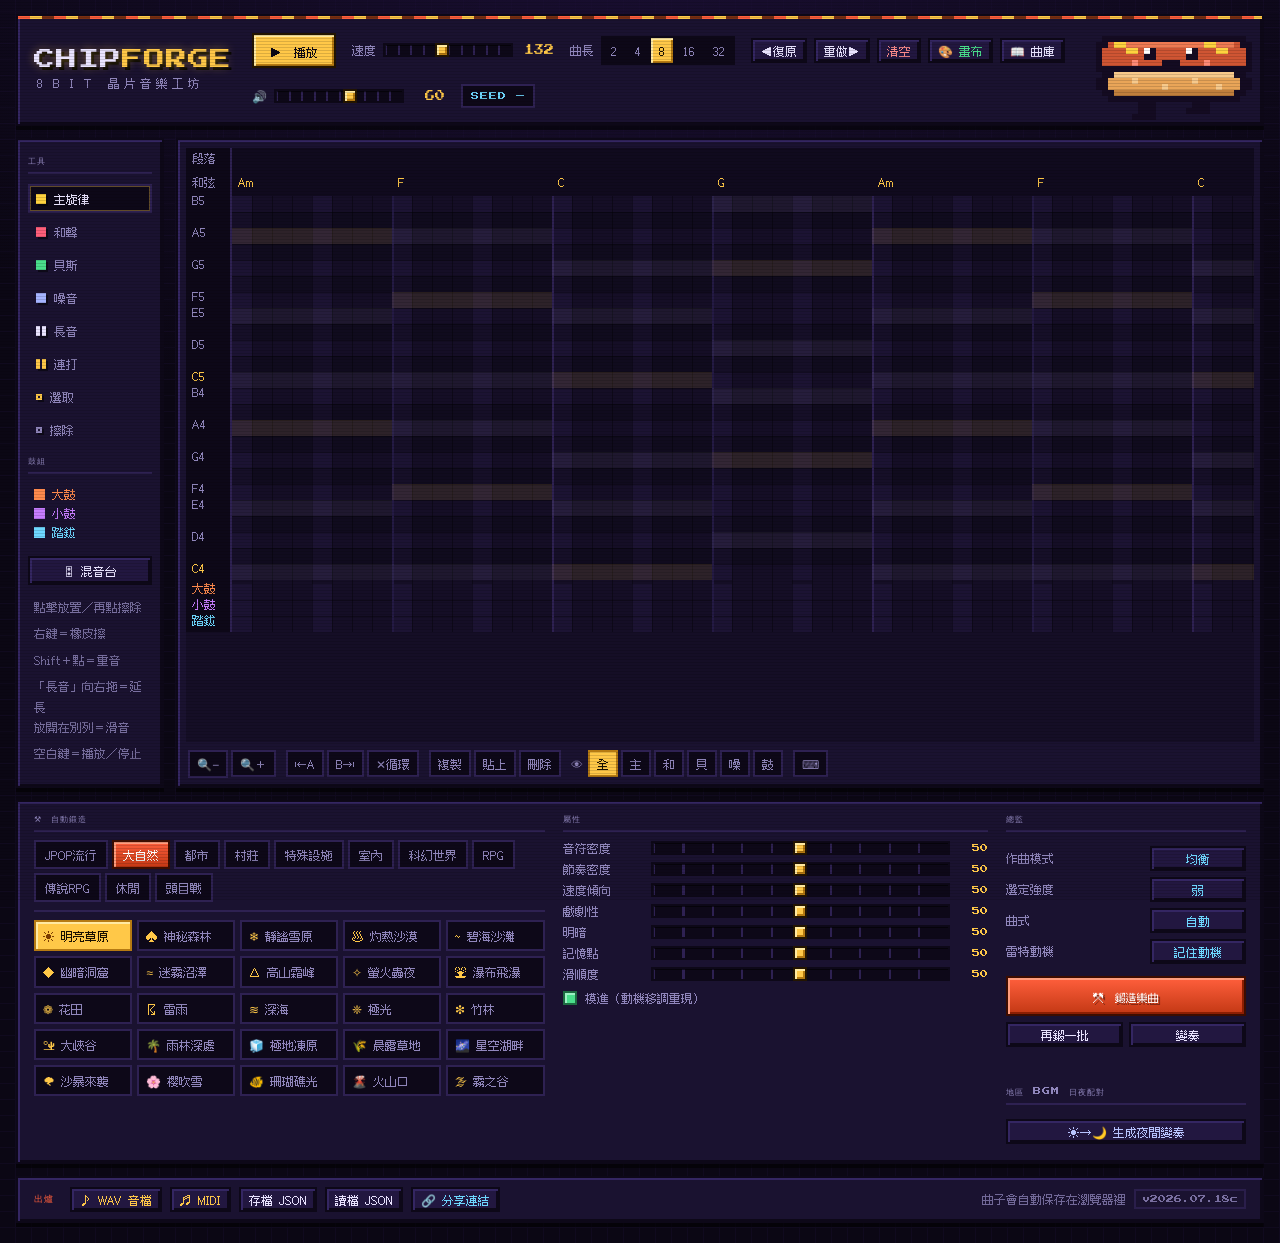
<file: index.html>
<!DOCTYPE html>
<html lang="zh-Hant">
<head>
<meta charset="UTF-8">
<meta name="viewport" content="width=device-width, initial-scale=1.0">
<title>ChipForge｜8BIT 晶片音樂工坊</title>
<meta name="description" content="ChipForge — 瀏覽器裡的 8-bit 晶片音樂鍛造工坊：自動作曲、piano-roll 編輯、WAV/MIDI 匯出">
<link rel="icon" href="data:image/svg+xml,<svg xmlns='http://www.w3.org/2000/svg' viewBox='0 0 16 16'><rect x='2' y='2' width='12' height='12' fill='%23ffc848'/><rect x='4' y='4' width='8' height='8' fill='%230b0714'/><rect x='6' y='6' width='4' height='4' fill='%23ff5f3c'/></svg>">
<link rel="stylesheet" href="css/style.css">
</head>
<body>

<div class="crt"></div>

<header class="topbar px-panel">
  <div class="logo">
    <div class="logo-main">CHIP<em>FORGE</em></div>
    <div class="logo-sub">８ＢＩＴ 晶片音樂工坊</div>
  </div>

  <div class="transport">
    <button id="btnPlay" class="px-btn btn-play">▶ 播放</button>
    <div class="t-group">
      <span class="t-label">速度</span>
      <input type="range" id="bpm" min="60" max="220" value="132" class="px-range">
      <span class="t-val" id="bpmVal">132</span>
    </div>
    <div class="t-group">
      <span class="t-label">曲長</span>
      <div class="bar-picker" id="barPicker"></div>
    </div>
    <div class="t-group">
      <button id="btnUndo" class="px-btn sm" title="Ctrl+Z">◀復原</button>
      <button id="btnRedo" class="px-btn sm" title="Ctrl+Y">重做▶</button>
      <button id="btnClear" class="px-btn sm danger">清空</button>
      <button id="btnCanvas" class="px-btn sm canvas-btn">🎨 畫布<span class="dirty-dot" id="dirtyDot"></span></button>
      <button id="btnSongbook" class="px-btn sm">📖 曲庫</button>
    </div>
    <div class="t-group vol-group">
      <span class="t-label">🔊</span>
      <input type="range" id="masterVol" min="0" max="100" value="60" class="px-range vol-range" title="整體音量">
      <span class="t-val" id="masterVolVal">60</span>
    </div>
    <div class="seed-badge" id="seedBadge" title="這首曲子的鍛造種子">SEED —</div>
  </div>

  <canvas id="mascot" width="104" height="80" title="熱狗仔"></canvas>
</header>

<div class="workspace">
  <aside class="toolbar px-panel">
    <div class="tb-title">工具</div>
    <div class="tools" id="tools">
      <button class="tool-btn t-lead active" data-tool="lead"><i></i>主旋律</button>
      <button class="tool-btn t-harm" data-tool="harm"><i></i>和聲</button>
      <button class="tool-btn t-bass" data-tool="bass"><i></i>貝斯</button>
      <button class="tool-btn t-noise" data-tool="noise"><i></i>噪音</button>
      <button class="tool-btn t-sus" data-tool="sus"><i></i>長音</button>
      <button class="tool-btn t-half" data-tool="half" title="一格打兩下（32分連打），點音符或鼓切換"><i></i>連打</button>
      <button class="tool-btn t-select" data-tool="select" title="拖曳框選，選中後可拖移/複製/刪除"><i></i>選取</button>
      <button class="tool-btn t-erase" data-tool="erase"><i></i>擦除</button>
    </div>
    <div class="tb-title">鼓組</div>
    <div class="drum-legend">
      <span class="dl dl-kick">■ 大鼓</span>
      <span class="dl dl-snare">■ 小鼓</span>
      <span class="dl dl-hat">■ 踏鈸</span>
    </div>
    <button id="btnMixer" class="px-btn wide">🎛 混音台</button>
    <div class="tb-hints">
      <p>點擊放置／再點擦除</p>
      <p>右鍵＝橡皮擦</p>
      <p>Shift＋點＝重音</p>
      <p>「長音」向右拖＝延長<br>放開在別列＝滑音</p>
      <p>空白鍵＝播放／停止</p>
    </div>
  </aside>

  <main class="rollwrap px-panel">
    <div class="rollscroll" id="rollScroll">
      <canvas id="roll"></canvas>
      <div id="playhead"></div>
    </div>
    <div class="opsbar">
      <div class="ops-group">
        <button id="opZoomOut" class="ops-btn" title="縮小時間軸">🔍−</button>
        <button id="opZoomIn" class="ops-btn" title="放大時間軸">🔍＋</button>
      </div>
      <div class="ops-group">
        <button id="opLoopA" class="ops-btn" title="在播放頭位置設循環起點">⇤A</button>
        <button id="opLoopB" class="ops-btn" title="在播放頭位置設循環終點">B⇥</button>
        <button id="opLoopClear" class="ops-btn" title="清除循環區間">✕循環</button>
      </div>
      <div class="ops-group">
        <button id="opCopy" class="ops-btn" title="複製選取">複製</button>
        <button id="opPaste" class="ops-btn" title="貼在播放頭位置">貼上</button>
        <button id="opDelSel" class="ops-btn" title="刪除選取">刪除</button>
      </div>
      <div class="ops-group" id="viewBtns">
        <span class="ops-label">👁</span>
        <button class="ops-btn" data-view="">全</button>
        <button class="ops-btn v-lead" data-view="lead">主</button>
        <button class="ops-btn v-harm" data-view="harm">和</button>
        <button class="ops-btn v-bass" data-view="bass">貝</button>
        <button class="ops-btn v-noise" data-view="noise">噪</button>
        <button class="ops-btn v-drum" data-view="drum">鼓</button>
      </div>
      <button id="opKeys" class="ops-btn" title="自訂快捷鍵">⌨</button>
    </div>
  </main>
</div>

<section class="genpanel px-panel">
  <div class="gp-left">
    <div class="gp-title">⚒ 自動鍛造</div>
    <div class="theme-cats" id="themeCats"></div>
    <div class="themes" id="themes"></div>
  </div>
  <div class="gp-mid">
    <div class="gp-title">屬性</div>
    <div class="sliders" id="sliders"></div>
    <label class="px-toggle"><input type="checkbox" id="tglSeq" checked><span></span>模進（動機移調重現）</label>
  </div>
  <div class="gp-right">
    <div class="gp-title">總監</div>
    <div class="cyc-row"><span>作曲模式</span><button class="px-btn sm cyc" id="cycDirector">均衡</button></div>
    <div class="cyc-row"><span>選定強度</span><button class="px-btn sm cyc" id="cycPower">弱</button></div>
    <div class="cyc-row"><span>曲式</span><button class="px-btn sm cyc" id="cycForm">自動</button></div>
    <div class="cyc-row"><span title="Undertale 式雷特動機：記住的旋律動機會出現在之後每首新曲的主歌與副歌開頭">雷特動機</span><button class="px-btn sm cyc" id="btnMotif">記住動機</button></div>
    <button id="btnForge" class="px-btn forge">⚒ 鍛造樂曲</button>
    <div class="forge-row">
      <button id="btnReforge" class="px-btn sm">再鍛一批</button>
      <button id="btnVary" class="px-btn sm">變奏</button>
    </div>
    <div id="forgeStatus" class="forge-status"></div>
    <div id="candidates" class="candidates"></div>
    <div class="gp-title" style="margin-top:6px">地區 BGM 日夜配對</div>
    <button id="btnNight" class="px-btn sm night">☀→🌙 生成夜間變奏</button>
    <div id="pairChips" class="candidates"></div>
  </div>
</section>

<footer class="exportbar px-panel">
  <span class="ex-title">出爐</span>
  <button id="btnWav" class="px-btn sm gold">♪ WAV 音檔</button>
  <button id="btnMidi" class="px-btn sm gold">♬ MIDI</button>
  <button id="btnJson" class="px-btn sm">存檔 JSON</button>
  <button id="btnLoad" class="px-btn sm">讀檔 JSON</button>
  <button id="btnShare" class="px-btn sm cyan">🔗 分享連結</button>
  <input type="file" id="fileInput" accept=".json" hidden>
  <span class="ex-hint" id="exHint">曲子會自動保存在瀏覽器裡</span>
  <span class="ver-badge" title="版本（更新後如果沒變，按 Ctrl+F5 強制重新整理）">v2026.07.18c</span>
</footer>

<div id="canvasModal" class="modal hidden">
  <div class="modal-box px-panel" style="width:min(560px,94vw)">
    <div class="modal-head">
      <span>🎨 自訂畫布</span>
      <button id="btnCanvasClose" class="px-btn sm">✕ 關閉</button>
    </div>
    <div class="canvas-tip">💡 提示：重新鍛造、清空、載入都會蓋掉目前的畫布。喜歡的曲子記得先存到欄位！（存在瀏覽器，最多 5 格）</div>
    <div id="slotsBody" class="slots-body"></div>
  </div>
</div>

<div id="songbookModal" class="modal hidden">
  <div class="modal-box px-panel" style="width:min(640px,94vw)">
    <div class="modal-head">
      <span>📖 精選曲庫</span>
      <button id="btnSongbookClose" class="px-btn sm">✕ 關閉</button>
    </div>
    <div class="canvas-tip">💡 每首都是機器鍛造多候選取最高分的精選。點「載入」進畫布（會蓋掉目前畫布，喜歡的先存檔！）</div>
    <div id="songbookBody" class="slots-body" style="max-height:60vh;overflow-y:auto"></div>
  </div>
</div>

<div id="keysModal" class="modal hidden">
  <div class="modal-box px-panel" style="width:min(480px,94vw)">
    <div class="modal-head">
      <span>⌨ 快捷鍵</span>
      <button id="btnKeysClose" class="px-btn sm">✕ 關閉</button>
    </div>
    <div id="keysBody" class="mixer-body"></div>
    <div class="modal-foot">
      <button id="btnKeysReset" class="px-btn sm danger">恢復預設</button>
    </div>
  </div>
</div>

<div id="mixerModal" class="modal hidden">
  <div class="modal-box px-panel">
    <div class="modal-head">
      <span>🎛 混音台</span>
      <button id="btnMixClose" class="px-btn sm">✕ 關閉</button>
    </div>
    <div id="mixerBody" class="mixer-body"></div>
    <div class="modal-foot">
      <button id="btnMixReset" class="px-btn sm danger">恢復預設</button>
    </div>
  </div>
</div>

<script type="module" src="js/main.js?v=20260718c"></script>
</body>
</html>
</file>
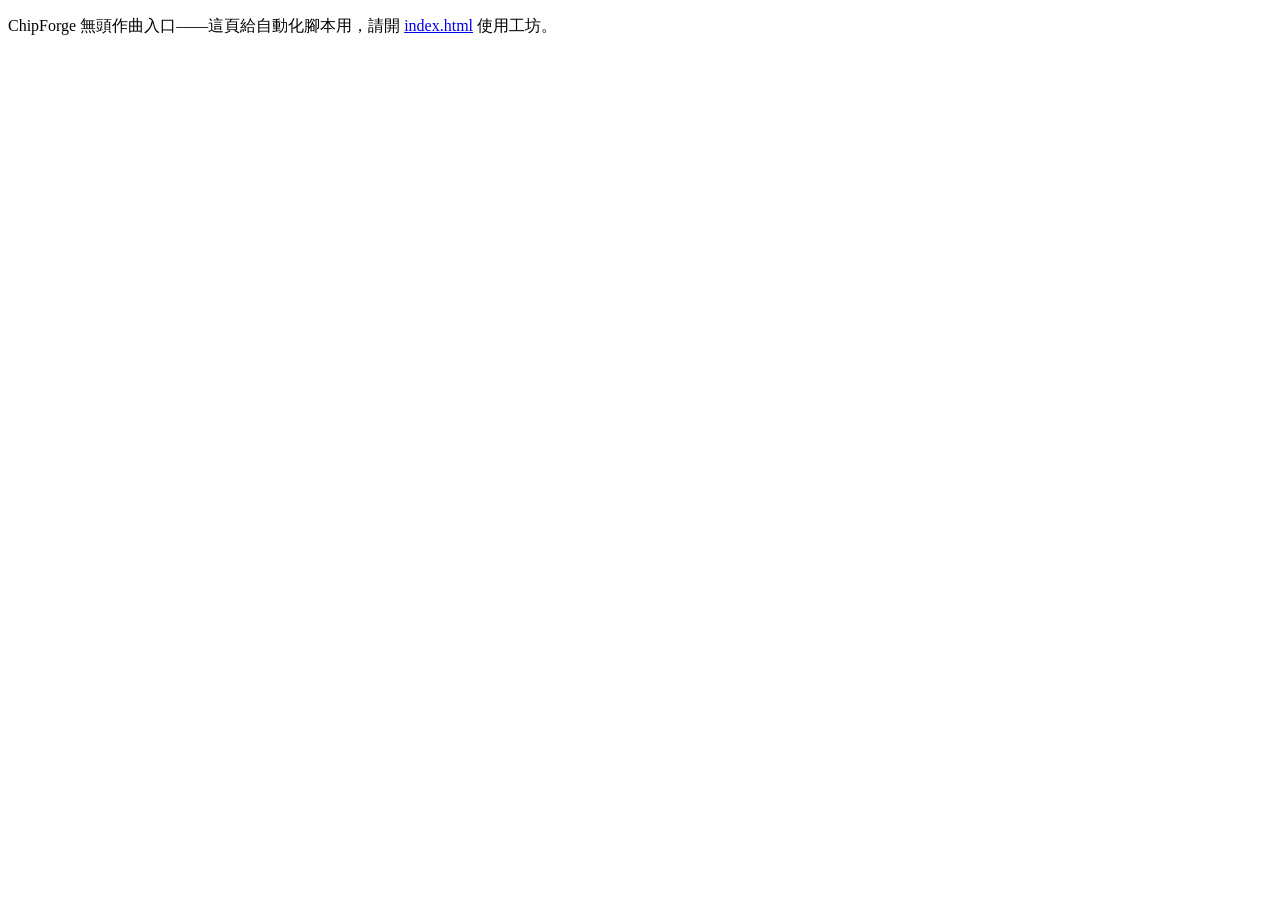
<file: auto.html>
<!DOCTYPE html>
<html lang="zh-Hant">
<head>
<meta charset="UTF-8">
<title>ChipForge Auto（量產管線入口）</title>
</head>
<body>
<p>ChipForge 無頭作曲入口——這頁給自動化腳本用，請開 <a href="index.html">index.html</a> 使用工坊。</p>
<script type="module" src="auto.js"></script>
</body>
</html>
</file>
<file: css/style.css>
/* ChipForge — 深夜機房・CRT 熔爐 美術系統 */

@font-face {
  font-family: 'FPXLatin';
  src: url('../fonts/fusion-pixel-12px-proportional-latin.otf.woff2') format('woff2');
  font-display: swap;
}
@font-face {
  font-family: 'FPXHant';
  src: url('../fonts/fusion-pixel-12px-proportional-zh_hant.otf.woff2') format('woff2');
  font-display: swap;
}
@font-face {
  font-family: 'PressStart';
  src: url('../fonts/press-start-2p.woff2') format('woff2');
  font-display: swap;
}

:root {
  --bg: #0b0714;
  --bg2: #120b1f;
  --panel: #1a1230;
  --panel2: #221740;
  --line: #2e2152;
  --hi: #342662;
  --lo: #0d0818;
  --ink: #eae4ff;
  --dim: #9187bd;
  --amber: #ffc848;
  --ember: #ff5f3c;
  --lead: #ffd23f;
  --harm: #ff5f7a;
  --bass: #4ade8c;
  --noise: #a5b4ff;
  --kick: #ff8a4d;
  --snare: #c77dff;
  --hat: #6fd8ff;
  --cell-dark: #150e26;
  --cell-beat: #1c1333;
}

* { margin: 0; padding: 0; box-sizing: border-box; }

html { background: var(--bg); }

body {
  font-family: 'FPXLatin', 'FPXHant', monospace;
  font-size: 12px;
  color: var(--ink);
  background:
    radial-gradient(ellipse 120% 90% at 50% -10%, #1b0f35 0%, transparent 55%),
    repeating-linear-gradient(0deg, transparent 0 15px, #100a1e 15px 16px),
    repeating-linear-gradient(90deg, transparent 0 15px, #100a1e 15px 16px),
    var(--bg);
  min-height: 100vh;
  padding: 14px 16px 20px;
  display: flex;
  flex-direction: column;
  gap: 12px;
  user-select: none;
  -webkit-font-smoothing: none;
  image-rendering: pixelated;
}

/* CRT 掃描線 + 暗角 */
.crt {
  position: fixed; inset: 0; z-index: 999; pointer-events: none;
  background:
    repeating-linear-gradient(0deg, rgba(0,0,0,.14) 0 1px, transparent 1px 3px),
    radial-gradient(ellipse 140% 120% at 50% 50%, transparent 60%, rgba(4,0,12,.55) 100%);
  mix-blend-mode: multiply;
}

/* ===== 像素面板／按鈕 ===== */
.px-panel {
  background: var(--panel);
  border: 2px solid var(--lo);
  box-shadow:
    inset 2px 2px 0 var(--hi),
    inset -2px -2px 0 var(--lo),
    0 4px 0 rgba(0,0,0,.55);
}

.px-btn {
  font-family: inherit;
  font-size: 12px;
  color: var(--ink);
  background: var(--panel2);
  border: 2px solid var(--lo);
  box-shadow: inset 2px 2px 0 var(--hi), inset -2px -2px 0 var(--lo);
  padding: 7px 12px 6px;
  cursor: pointer;
  line-height: 1;
  white-space: nowrap;
}
.px-btn:hover { background: #2b1d52; }
.px-btn:active, .px-btn.pressed {
  box-shadow: inset -2px -2px 0 var(--hi), inset 2px 2px 0 var(--lo);
  transform: translateY(1px);
}
.px-btn.sm { padding: 5px 8px 4px; font-size: 12px; }
.px-btn.wide { width: 100%; margin-top: 8px; }
.px-btn.danger { color: #ff8d8d; }
.px-btn.gold { color: var(--amber); }
.px-btn.cyan { color: var(--hat); }
.px-btn:disabled { opacity: .45; cursor: default; }

.btn-play {
  font-family: 'PressStart', 'FPXHant', monospace;
  font-size: 12px;
  color: #0b0714;
  background: var(--amber);
  border-color: #241500;
  box-shadow: inset 2px 2px 0 #ffe9a1, inset -2px -2px 0 #b57a12;
  padding: 10px 16px 9px;
}
.btn-play:hover { background: #ffd76e; }
.btn-play.playing {
  background: var(--ember);
  box-shadow: inset 2px 2px 0 #ff9d7e, inset -2px -2px 0 #a72806;
  color: #fff;
  animation: playPulse 0.6s steps(2) infinite;
}
@keyframes playPulse {
  0%, 100% { filter: brightness(1); }
  50% { filter: brightness(1.18); }
}

/* ===== 頂欄 ===== */
.topbar {
  display: flex;
  align-items: center;
  gap: 20px;
  padding: 10px 16px;
  position: relative;
  overflow: hidden;
}
.topbar::before { /* 熔爐火光流動條 */
  content: '';
  position: absolute; left: 0; right: 0; top: 0; height: 3px;
  background: repeating-linear-gradient(90deg,
    var(--ember) 0 12px, var(--amber) 12px 24px, #7a2f12 24px 36px);
  animation: marquee 1.2s steps(6) infinite;
}
@keyframes marquee { to { background-position: 36px 0; } }

.logo-main {
  font-family: 'PressStart', monospace;
  font-size: 21px;
  color: var(--ink);
  letter-spacing: 1px;
  text-shadow: 0 0 10px rgba(255, 200, 72, .45), 3px 3px 0 #000;
}
.logo-main em { font-style: normal; color: var(--amber); }
.logo-sub {
  margin-top: 5px;
  color: var(--dim);
  letter-spacing: 4px;
  font-size: 12px;
}

.transport {
  display: flex;
  align-items: center;
  gap: 16px;
  flex: 1;
  flex-wrap: wrap;
}
.t-group { display: flex; align-items: center; gap: 7px; }
.t-label { color: var(--dim); }
.t-val {
  font-family: 'PressStart', monospace;
  font-size: 10px;
  color: var(--amber);
  min-width: 34px;
  text-align: right;
}

.bar-picker { display: flex; }
.bar-picker button {
  font-family: inherit; font-size: 12px;
  background: var(--lo); color: var(--dim);
  border: 2px solid var(--lo); border-right-width: 0;
  padding: 5px 8px 4px; cursor: pointer;
}
.bar-picker button:last-child { border-right-width: 2px; }
.bar-picker button.active {
  background: var(--amber); color: #170e00;
  box-shadow: inset 2px 2px 0 #ffe9a1, inset -2px -2px 0 #b57a12;
}

.canvas-btn { position: relative; color: var(--bass); }
.dirty-dot {
  position: absolute; top: -4px; right: -4px;
  width: 8px; height: 8px;
  background: var(--ember);
  border: 1px solid #3d0d00;
  display: none;
}
.dirty-dot.show { display: block; animation: playPulse .8s steps(2) infinite; }

.canvas-tip {
  color: var(--amber);
  background: rgba(255, 200, 72, .08);
  border: 2px solid var(--line);
  padding: 8px 10px;
  margin-bottom: 12px;
  line-height: 1.6;
}
.slots-body { display: flex; flex-direction: column; gap: 6px; }
.slot-row {
  display: grid;
  grid-template-columns: 24px 1fr auto;
  gap: 8px; align-items: center;
  background: var(--lo);
  border: 2px solid var(--line);
  padding: 7px 9px;
}
.slot-row.filled { border-color: var(--hi); }
.slot-num { font-family: 'PressStart', monospace; font-size: 10px; color: var(--dim); }
.slot-info { min-width: 0; }
.slot-title { color: var(--ink); overflow: hidden; text-overflow: ellipsis; white-space: nowrap; }
.slot-meta { color: var(--dim); font-size: 12px; margin-top: 2px; }
.slot-empty { color: var(--dim); opacity: .6; }
.slot-acts { display: flex; gap: 4px; }

.vol-range { width: 90px; }
.vol-range::-webkit-slider-thumb { background: var(--hat); border-color: #063346; box-shadow: inset 2px 2px 0 #b5ecff, inset -2px -2px 0 #2a89b0; }

.seed-badge {
  font-family: 'PressStart', monospace;
  font-size: 8px;
  color: var(--hat);
  background: var(--lo);
  border: 2px solid var(--line);
  padding: 6px 8px;
  letter-spacing: 1px;
}

#mascot {
  image-rendering: pixelated;
  width: 156px;
  height: 120px;
  margin: -14px -6px -18px 0;
}

/* ===== 工作區 ===== */
.workspace {
  display: flex;
  gap: 12px;
  flex: 1;
  min-height: 0;
}

.toolbar {
  width: 148px;
  flex-shrink: 0;
  padding: 10px;
  display: flex;
  flex-direction: column;
  gap: 6px;
}
.tb-title {
  font-family: 'PressStart', monospace;
  font-size: 8px;
  color: var(--dim);
  letter-spacing: 1px;
  margin: 6px 0 4px;
  border-bottom: 2px solid var(--line);
  padding-bottom: 5px;
}
.tools { display: flex; flex-direction: column; gap: 4px; }
.tool-btn {
  display: flex; align-items: center; gap: 8px;
  font-family: inherit; font-size: 12px;
  color: var(--dim);
  background: transparent;
  border: 2px solid transparent;
  padding: 5px 6px 4px;
  cursor: pointer;
  text-align: left;
}
.tool-btn i {
  width: 10px; height: 10px; display: inline-block;
  background: var(--dim);
  box-shadow: 2px 2px 0 rgba(0,0,0,.5);
}
.tool-btn.t-lead i { background: var(--lead); }
.tool-btn.t-harm i { background: var(--harm); }
.tool-btn.t-bass i { background: var(--bass); }
.tool-btn.t-noise i { background: var(--noise); }
.tool-btn.t-sus i { background: linear-gradient(90deg, var(--ink) 0 4px, transparent 4px 6px, var(--ink) 6px); }
.tool-btn.t-half i { background: linear-gradient(90deg, var(--amber) 0 4px, transparent 4px 6px, var(--amber) 6px 10px); }
.tool-btn.t-select i { background: transparent; border: 2px dashed var(--amber); width: 6px; height: 6px; }
.tool-btn.t-erase i { background: transparent; border: 2px solid var(--dim); width: 6px; height: 6px; }
.tool-btn:hover { color: var(--ink); background: rgba(255,255,255,.04); }
.tool-btn.active {
  color: var(--ink);
  background: var(--lo);
  border-color: var(--line);
  box-shadow: inset 0 0 0 1px rgba(255, 200, 72, .35);
}

.drum-legend { display: flex; flex-direction: column; gap: 3px; padding: 2px 6px; }
.dl { color: var(--dim); }
.dl-kick { color: var(--kick); }
.dl-snare { color: var(--snare); }
.dl-hat { color: var(--hat); }

.tb-hints { margin-top: auto; padding: 6px; color: var(--dim); line-height: 1.7; opacity: .8; }
.tb-hints p { margin-bottom: 6px; }

/* ===== 音格捲動區 ===== */
.rollwrap { flex: 1; padding: 8px; min-width: 0; display: flex; }
.rollscroll {
  position: relative;
  overflow: auto hidden;
  flex: 1;
  background: var(--cell-dark);
  scrollbar-color: var(--line) var(--lo);
}
#roll { display: block; image-rendering: pixelated; cursor: crosshair; }
#playhead {
  position: absolute; top: 0; bottom: 0; left: 0;
  width: 2px;
  background: var(--amber);
  box-shadow: 0 0 8px rgba(255, 200, 72, .8);
  opacity: 0;
  pointer-events: none;
}

/* ===== 操作按鈕列（剪輯式）===== */
.rollwrap { flex-direction: column; gap: 6px; }
.opsbar {
  display: flex;
  align-items: center;
  gap: 10px;
  flex-wrap: wrap;
  padding: 2px 2px 0;
}
.ops-group { display: flex; gap: 3px; align-items: center; }
.ops-label { color: var(--dim); margin-right: 2px; }
.ops-btn {
  font-family: inherit; font-size: 12px;
  color: var(--dim);
  background: var(--lo);
  border: 2px solid var(--line);
  padding: 4px 7px 3px;
  cursor: pointer;
  touch-action: manipulation;
}
.ops-btn:hover { color: var(--ink); border-color: var(--hi); }
.ops-btn:active { transform: translateY(1px); }
.ops-btn.active {
  color: #170e00;
  background: var(--amber);
  border-color: #b57a12;
}
.ops-btn.v-lead.active { background: var(--lead); }
.ops-btn.v-harm.active { background: var(--harm); }
.ops-btn.v-bass.active { background: var(--bass); }
.ops-btn.v-noise.active { background: var(--noise); }
.ops-btn.v-drum.active { background: var(--hat); }

.key-row { display: grid; grid-template-columns: 1fr auto; gap: 8px; align-items: center; }
.key-row span { color: var(--dim); }
.key-btn {
  font-family: 'PressStart', monospace; font-size: 8px;
  min-width: 110px;
  color: var(--hat);
  background: var(--lo);
  border: 2px solid var(--line);
  padding: 6px 8px;
  cursor: pointer;
}
.key-btn.listening { color: #170e00; background: var(--amber); animation: playPulse .5s steps(2) infinite; }

/* ===== 鍛造面板 ===== */
.genpanel {
  display: flex;
  gap: 18px;
  padding: 12px 16px;
}
.gp-title {
  font-family: 'PressStart', monospace;
  font-size: 8px;
  color: var(--dim);
  letter-spacing: 1px;
  margin-bottom: 8px;
  border-bottom: 2px solid var(--line);
  padding-bottom: 5px;
}
.gp-left { flex: 1.2; min-width: 0; }
.gp-mid { flex: 1; min-width: 260px; }
.gp-right { width: 240px; flex-shrink: 0; display: flex; flex-direction: column; gap: 6px; }

.theme-cats {
  display: flex;
  flex-wrap: wrap;
  gap: 4px;
  margin-bottom: 8px;
  border-bottom: 2px solid var(--line);
  padding-bottom: 8px;
}
.cat-tab {
  font-family: inherit; font-size: 12px;
  color: var(--dim);
  background: var(--lo);
  border: 2px solid var(--line);
  padding: 5px 9px 4px;
  cursor: pointer;
}
.cat-tab:hover { color: var(--ink); border-color: var(--hi); }
.cat-tab.active {
  color: #fff;
  background: linear-gradient(180deg, var(--ember), #c33814);
  border-color: #3d0d00;
  box-shadow: inset 2px 2px 0 #ff9d7e;
}

.themes {
  display: grid;
  grid-template-columns: repeat(auto-fill, minmax(96px, 1fr));
  gap: 5px;
}
.theme-chip {
  font-family: inherit; font-size: 12px;
  display: flex; align-items: center; gap: 6px;
  color: var(--dim);
  background: var(--lo);
  border: 2px solid var(--line);
  padding: 6px 7px 5px;
  cursor: pointer;
  text-align: left;
}
.theme-chip b { font-weight: normal; color: var(--amber); }
.theme-chip:hover { color: var(--ink); border-color: var(--hi); }
.theme-chip.active {
  color: #170e00;
  background: var(--amber);
  border-color: #b57a12;
  box-shadow: inset 2px 2px 0 #ffe9a1;
}
.theme-chip.active b { color: #7a3b00; }

.sliders { display: flex; flex-direction: column; gap: 5px; }
.sl-row { display: grid; grid-template-columns: 80px 1fr 30px; align-items: center; gap: 8px; }
.sl-row .sl-name { color: var(--dim); }
.sl-row .sl-val { color: var(--amber); text-align: right; font-family: 'PressStart', monospace; font-size: 8px; }

.px-range {
  appearance: none;
  -webkit-appearance: none;
  height: 14px;
  background:
    repeating-linear-gradient(90deg, var(--line) 0 2px, transparent 2px 10%),
    var(--lo);
  border: 2px solid var(--lo);
  box-shadow: inset 1px 1px 0 rgba(0,0,0,.6);
  cursor: pointer;
  width: 130px;
}
.sliders .px-range { width: 100%; }
.px-range::-webkit-slider-thumb {
  appearance: none;
  -webkit-appearance: none;
  width: 14px; height: 14px;
  background: var(--amber);
  border: 2px solid #241500;
  box-shadow: inset 2px 2px 0 #ffe9a1, inset -2px -2px 0 #b57a12;
}
.px-range::-moz-range-thumb {
  width: 10px; height: 10px; border-radius: 0;
  background: var(--amber);
  border: 2px solid #241500;
}

.px-toggle { display: flex; align-items: center; gap: 8px; margin-top: 8px; color: var(--dim); cursor: pointer; }
.px-toggle input { display: none; }
.px-toggle span {
  width: 14px; height: 14px;
  background: var(--lo);
  border: 2px solid var(--line);
  display: inline-block;
  position: relative;
}
.px-toggle input:checked + span { background: var(--bass); border-color: #1d6b41; box-shadow: inset 2px 2px 0 #9df0c3; }

.cyc-row { display: flex; align-items: center; justify-content: space-between; gap: 8px; color: var(--dim); }
.cyc-row .cyc { min-width: 96px; color: var(--hat); }

.px-btn.forge {
  font-family: 'PressStart', 'FPXHant', monospace;
  font-size: 11px;
  padding: 13px 8px 12px;
  margin-top: 6px;
  color: #fff;
  background: linear-gradient(180deg, var(--ember), #c33814);
  border-color: #3d0d00;
  box-shadow: inset 2px 2px 0 #ff9d7e, inset -2px -2px 0 #8c1e02;
  text-shadow: 2px 2px 0 rgba(0,0,0,.4);
}
.px-btn.forge:hover { filter: brightness(1.12); }
.px-btn.forge:disabled { filter: grayscale(.6); }
.forge-row { display: flex; gap: 6px; }
.forge-row .px-btn { flex: 1; }

.forge-status {
  min-height: 16px;
  color: var(--amber);
  font-size: 12px;
}
.forge-status.busy::after {
  content: '▮▮▮';
  animation: dots 0.7s steps(3) infinite;
  margin-left: 4px;
}
@keyframes dots { 0% { content: '▮'; } 50% { content: '▮▮'; } 100% { content: '▮▮▮'; } }

.candidates { display: flex; gap: 5px; flex-wrap: wrap; }
.cand-chip {
  font-family: inherit; font-size: 12px;
  background: var(--lo); color: var(--dim);
  border: 2px solid var(--line);
  padding: 5px 8px 4px;
  cursor: pointer;
}
.cand-chip:hover { color: var(--ink); }
.cand-chip.active { color: #001510; background: var(--bass); border-color: #1d6b41; }
.cand-chip small { opacity: .7; margin-left: 4px; }

.px-btn.night { color: #b9c5ff; }
.pair-chip.active-day { color: #170e00 !important; background: var(--amber) !important; border-color: #b57a12 !important; }
.pair-chip.active-night { color: #eae4ff !important; background: #3d3477 !important; border-color: #6a5fd0 !important; box-shadow: inset 2px 2px 0 #6a5fd0; }

/* ===== 出爐列 ===== */
.exportbar {
  display: flex;
  align-items: center;
  gap: 8px;
  padding: 9px 16px;
}
.ex-title {
  font-family: 'PressStart', monospace;
  font-size: 9px;
  color: var(--ember);
  letter-spacing: 1px;
  margin-right: 8px;
}
.ex-hint { margin-left: auto; color: var(--dim); opacity: .75; }
.ver-badge {
  font-family: 'PressStart', monospace;
  font-size: 8px;
  color: var(--dim);
  border: 2px solid var(--line);
  padding: 4px 6px;
  opacity: .8;
}

/* ===== 混音台 ===== */
.modal {
  position: fixed; inset: 0; z-index: 100;
  background: rgba(5, 2, 12, .72);
  display: flex; align-items: center; justify-content: center;
}
.modal.hidden { display: none; }
.modal-box { width: min(680px, 94vw); max-height: 90vh; overflow: auto; padding: 14px 16px; }
.modal-head {
  display: flex; justify-content: space-between; align-items: center;
  font-family: 'PressStart', 'FPXHant', monospace; font-size: 11px;
  color: var(--amber);
  border-bottom: 2px solid var(--line);
  padding-bottom: 10px; margin-bottom: 12px;
}
.modal-foot { border-top: 2px solid var(--line); padding-top: 10px; margin-top: 12px; text-align: right; }

.mixer-body { display: flex; flex-direction: column; gap: 6px; }
.mx-row {
  display: grid;
  grid-template-columns: 64px 1fr 30px auto auto;
  gap: 8px; align-items: center;
}
.mx-row .mx-name { color: var(--dim); }
.mx-row .mx-val { color: var(--amber); text-align: right; font-family: 'PressStart', monospace; font-size: 8px; }
.mx-ms { display: flex; gap: 3px; }
.mx-ms button {
  font-family: inherit; font-size: 10px;
  width: 22px; height: 20px;
  background: var(--lo); color: var(--dim);
  border: 2px solid var(--line); cursor: pointer;
}
.mx-ms button.on-m { background: #b3263a; color: #fff; border-color: #5e0f1c; }
.mx-ms button.on-s { background: var(--amber); color: #170e00; border-color: #b57a12; }
.mx-sep {
  font-family: 'PressStart', monospace; font-size: 8px;
  color: var(--dim); letter-spacing: 1px;
  border-bottom: 2px solid var(--line);
  padding: 10px 0 5px;
}
.mx-opts { display: flex; flex-wrap: wrap; gap: 10px; align-items: center; }
.mx-opts select {
  font-family: inherit; font-size: 12px;
  background: var(--lo); color: var(--ink);
  border: 2px solid var(--line);
  padding: 4px 6px;
}

/* 小螢幕降級 */
@media (max-width: 900px) {
  .workspace { flex-direction: column; }
  .toolbar { width: 100%; flex-direction: row; flex-wrap: wrap; align-items: center; }
  .tools { flex-direction: row; flex-wrap: wrap; }
  .tb-hints { display: none; }
  .genpanel { flex-direction: column; }
  .gp-right { width: 100%; }
  #mascot { display: none; }
}
</file>
